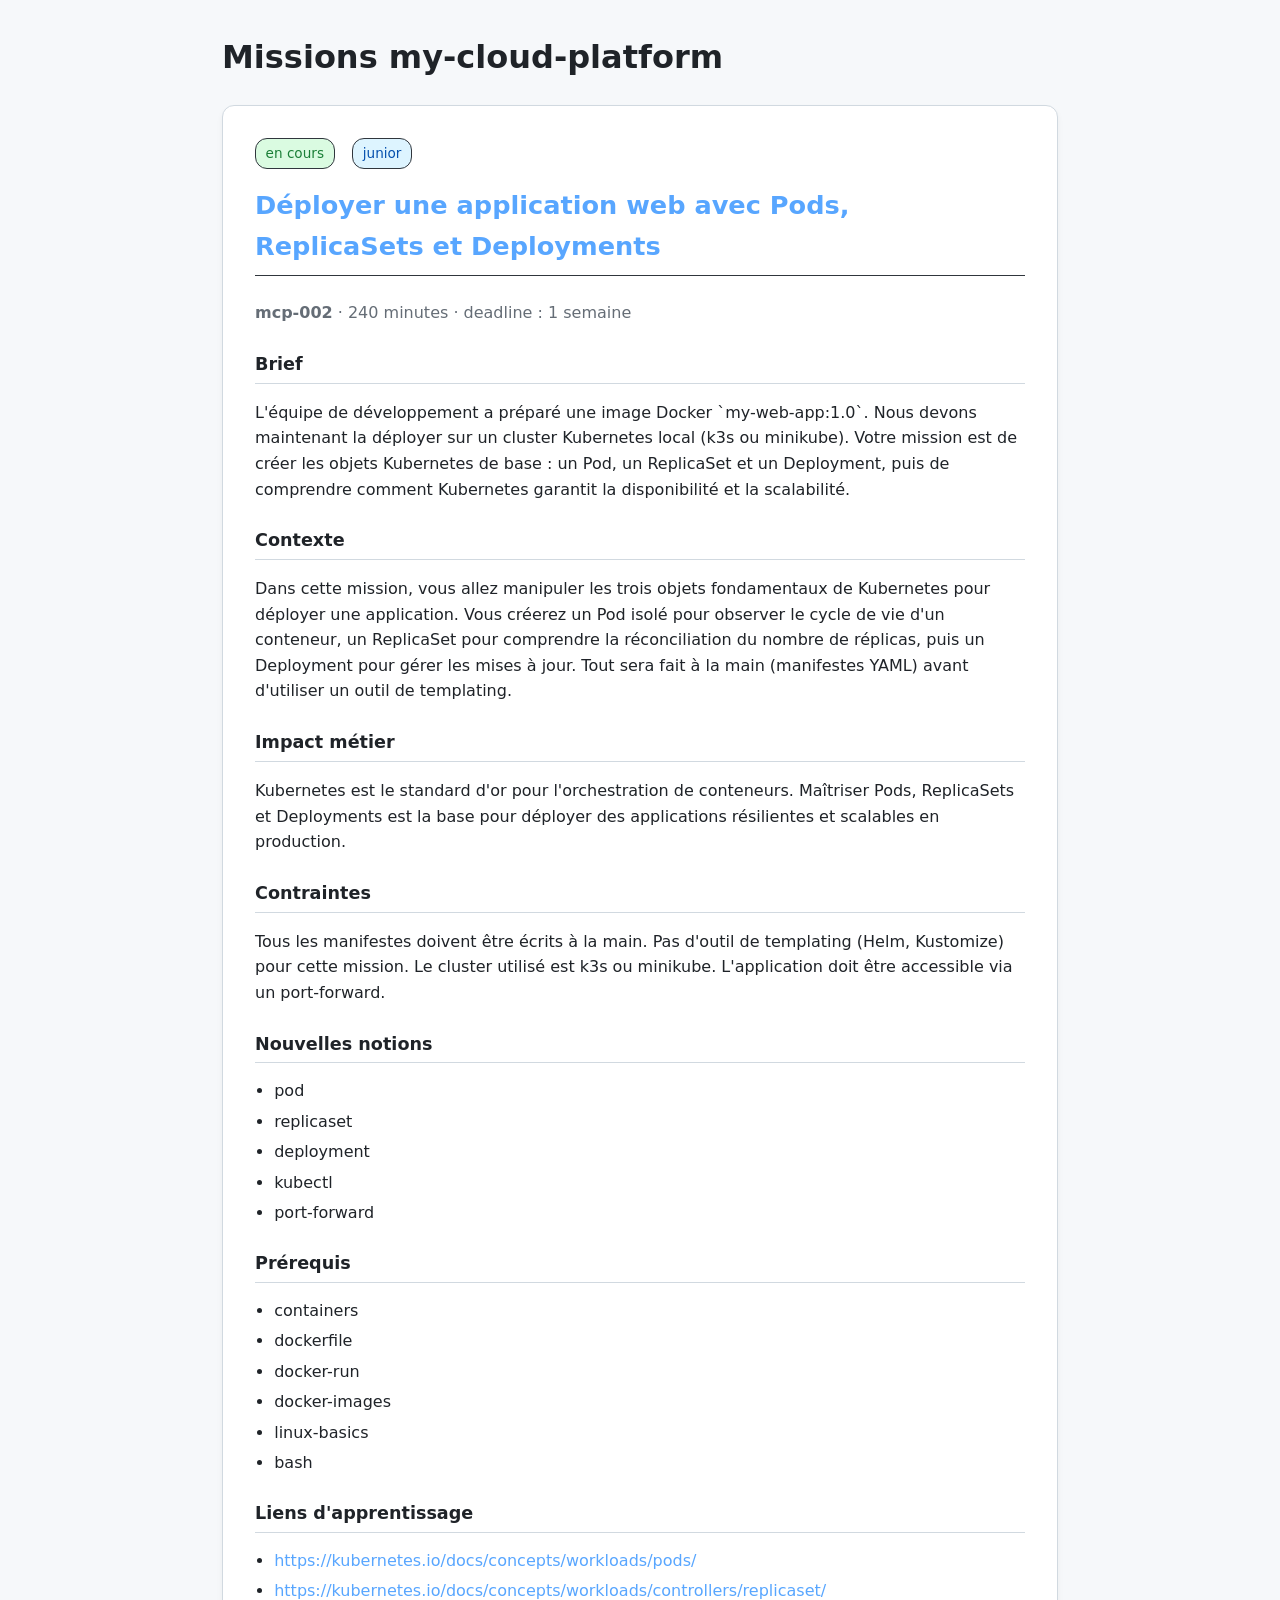
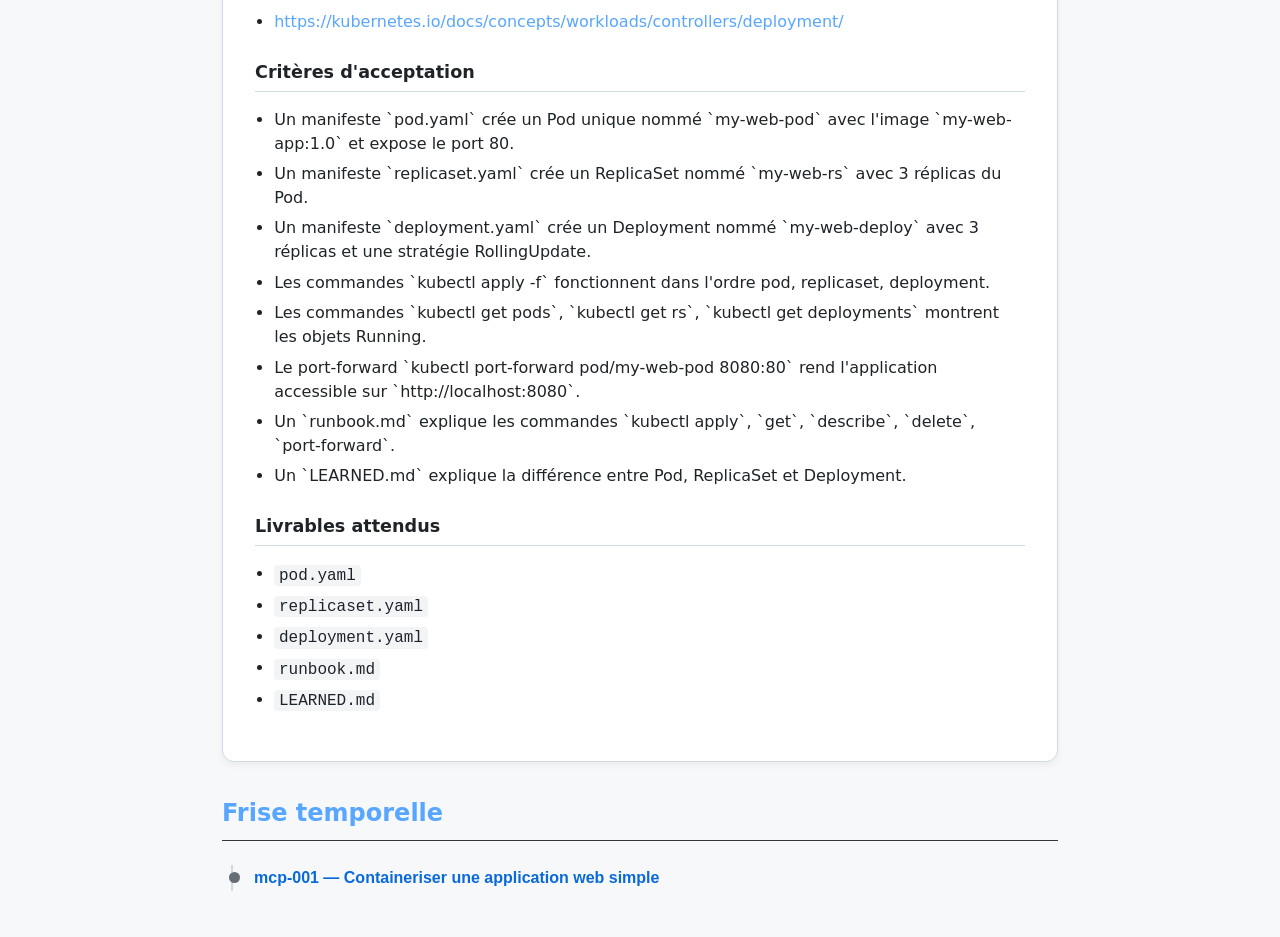
<file: web/missions/index.html>
<!DOCTYPE html>
<html lang="fr">
<head>
    <meta charset="UTF-8">
    <meta name="viewport" content="width=device-width, initial-scale=1.0">
    <title>Missions — My Cloud Platform</title>
    <link rel="stylesheet" href="../style.css">
    <style>
        body {
            margin: 0;
            font-family: system-ui, -apple-system, BlinkMacSystemFont, "Segoe UI", Roboto, sans-serif;
            background: #f6f8fa;
            color: #1f2328;
        }
        .container {
            max-width: 900px;
            margin: 0 auto;
            padding: 2rem;
        }
        h1 {
            margin-top: 0;
        }
        .current-card {
            background: #fff;
            border: 1px solid #d1d9e0;
            border-radius: 12px;
            padding: 2rem;
            margin-bottom: 2rem;
            box-shadow: 0 4px 6px rgba(31, 35, 40, 0.05);
        }
        .current-card h2 {
            margin-top: 0;
            font-size: 1.6rem;
        }
        .badges {
            margin-bottom: 1rem;
        }
        .badge {
            display: inline-block;
            padding: .25rem .6rem;
            border-radius: 12px;
            background: #ddf4ff;
            color: #0550ae;
            font-size: .85rem;
            margin-right: .5rem;
        }
        .badge.current {
            background: #dafbe1;
            color: #1a7f37;
        }
        .meta {
            color: #656d76;
            margin-bottom: 1.5rem;
        }
        .section {
            margin-top: 1.5rem;
        }
        .section h3 {
            font-size: 1.1rem;
            border-bottom: 1px solid #d1d9e0;
            padding-bottom: .3rem;
            margin-bottom: .6rem;
        }
        .section p {
            line-height: 1.6;
        }
        .section ul {
            padding-left: 1.2rem;
        }
        .section li {
            margin-bottom: .4rem;
            line-height: 1.5;
        }
        code {
            background: #f3f4f6;
            padding: .1rem .3rem;
            border-radius: 4px;
            font-family: ui-monospace, SFMono-Regular, "SF Mono", Consolas, monospace;
        }
        .timeline {
            position: relative;
            padding-left: 2rem;
        }
        .timeline::before {
            content: "";
            position: absolute;
            left: .55rem;
            top: 0;
            bottom: 0;
            width: 2px;
            background: #d1d9e0;
        }
        .mission-item {
            position: relative;
            margin-bottom: 1.2rem;
        }
        .mission-item::before {
            content: "";
            position: absolute;
            left: -1.55rem;
            top: .4rem;
            width: .7rem;
            height: .7rem;
            border-radius: 50%;
            background: #656d76;
        }
        .mission-item.current::before {
            background: #0550ae;
            box-shadow: 0 0 0 4px #ddf4ff;
        }
        .mission-title {
            cursor: pointer;
            font-weight: 600;
            color: #0969da;
            background: none;
            border: none;
            padding: 0;
            font-size: 1rem;
            text-align: left;
        }
        .mission-title:hover {
            text-decoration: underline;
        }
        .mission-detail {
            display: none;
            margin-top: .6rem;
            padding: 1rem;
            background: #fff;
            border-radius: 8px;
            border: 1px solid #d1d9e0;
        }
        .mission-detail.open {
            display: block;
        }
        .empty {
            color: #656d76;
            font-style: italic;
        }
    </style>
</head>
<body>
    <div class="container">
        <h1>Missions my-cloud-platform</h1>
        <div id="current-mission"></div>

        <h2>Frise temporelle</h2>
        <div id="timeline" class="timeline"></div>
    </div>

    <script>
        async function loadMissions() {
            const res = await fetch('../missions.json');
            if (!res.ok) {
                document.getElementById('current-mission').innerHTML = '<p class="empty">Impossible de charger les missions.</p>';
                return;
            }
            const missions = await res.json();

            const currentIndex = missions.findIndex(m => m.current);
            const current = currentIndex !== -1 ? missions[currentIndex] : missions[missions.length - 1];
            const others = missions.filter(m => m.mission_id !== current.mission_id);

            const d = current.data;
            const currentEl = document.getElementById('current-mission');
            currentEl.innerHTML = `
                <div class="current-card">
                    <div class="badges">
                        <span class="badge current">en cours</span>
                        <span class="badge">${d.level}</span>
                    </div>
                    <h2>${d.title}</h2>
                    <div class="meta">
                        <strong>${d.mission_id}</strong> · ${d.estimated_time_minutes} minutes · deadline : ${d.deadline}
                    </div>

                    <div class="section">
                        <h3>Brief</h3>
                        <p>${d.client_brief}</p>
                    </div>

                    <div class="section">
                        <h3>Contexte</h3>
                        <p>${d.description}</p>
                    </div>

                    <div class="section">
                        <h3>Impact métier</h3>
                        <p>${d.business_impact}</p>
                    </div>

                    <div class="section">
                        <h3>Contraintes</h3>
                        <p>${d.constraints}</p>
                    </div>

                    <div class="section">
                        <h3>Nouvelles notions</h3>
                        <ul>${d.new_concepts.map(c => `<li>${c}</li>`).join('')}</ul>
                    </div>

                    <div class="section">
                        <h3>Prérequis</h3>
                        <ul>${d.prerequisites.map(p => `<li>${p}</li>`).join('')}</ul>
                    </div>

                    <div class="section">
                        <h3>Liens d'apprentissage</h3>
                        <ul>${d.learning_links.map(link => `<li><a href="${link}" target="_blank" rel="noopener">${link}</a></li>`).join('')}</ul>
                    </div>

                    <div class="section">
                        <h3>Critères d'acceptation</h3>
                        <ul>${d.acceptance_criteria.map(c => `<li>${c}</li>`).join('')}</ul>
                    </div>

                    <div class="section">
                        <h3>Livrables attendus</h3>
                        <ul>${d.deliverables.map(item => `<li><code>${item}</code></li>`).join('')}</ul>
                    </div>
                </div>
            `;

            const timelineEl = document.getElementById('timeline');
            if (others.length === 0) {
                timelineEl.innerHTML = '<p class="empty">Aucune autre mission pour l’instant.</p>';
            } else {
                timelineEl.innerHTML = others.map(m => `
                    <div class="mission-item ${m.current ? 'current' : ''}">
                        <button class="mission-title" onclick="toggleMission('${m.mission_id}')">
                            ${m.mission_id} — ${m.title}
                        </button>
                        <div id="detail-${m.mission_id}" class="mission-detail">
                            <p><strong>Niveau :</strong> ${m.data.level}</p>
                            <p><strong>Durée :</strong> ${m.data.estimated_time_minutes} minutes</p>
                            <p>${m.data.client_brief}</p>
                            <p><a href="https://github.com/M-Boiguille/my-cloud-platform/issues?q=${encodeURIComponent(m.mission_id)}" target="_blank" rel="noopener">Rechercher l'issue</a></p>
                        </div>
                    </div>
                `).join('');
            }
        }

        function toggleMission(id) {
            const el = document.getElementById(`detail-${id}`);
            if (el) {
                el.classList.toggle('open');
            }
        }

        loadMissions();
    </script>
</body>
</html>
</file>
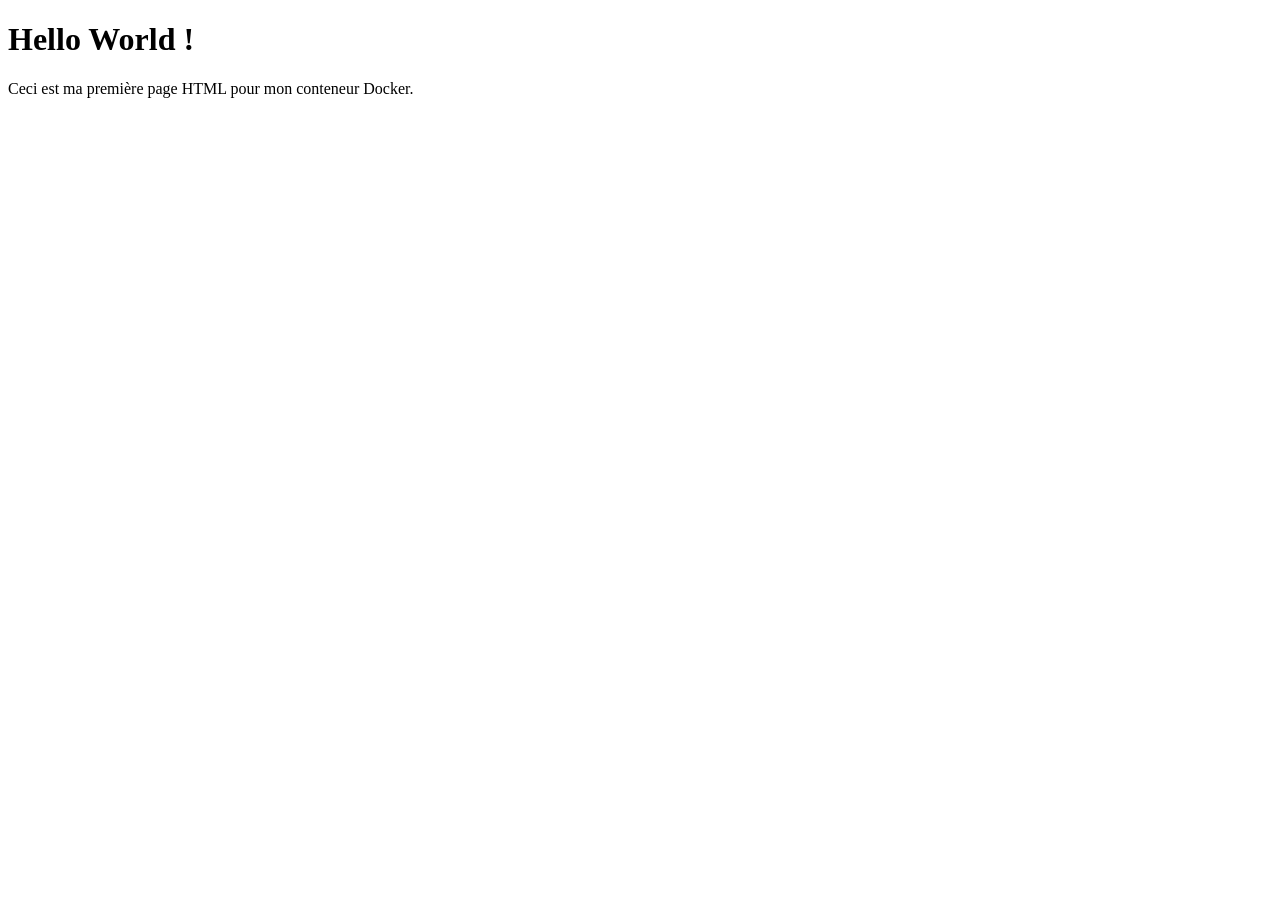
<file: docker/raw/mcp-001/index.html>
<!DOCTYPE html>
<html lang="fr">

<head>
  <meta charset="UTF-8">
  <meta name="viewport" content="width=device-width, initial-scale=1.0">
  <title>Hello World</title>
</head>

<body>
  <h1>Hello World !</h1>
  <p>Ceci est ma première page HTML pour mon conteneur Docker.</p>
</body>

</html>
</file>
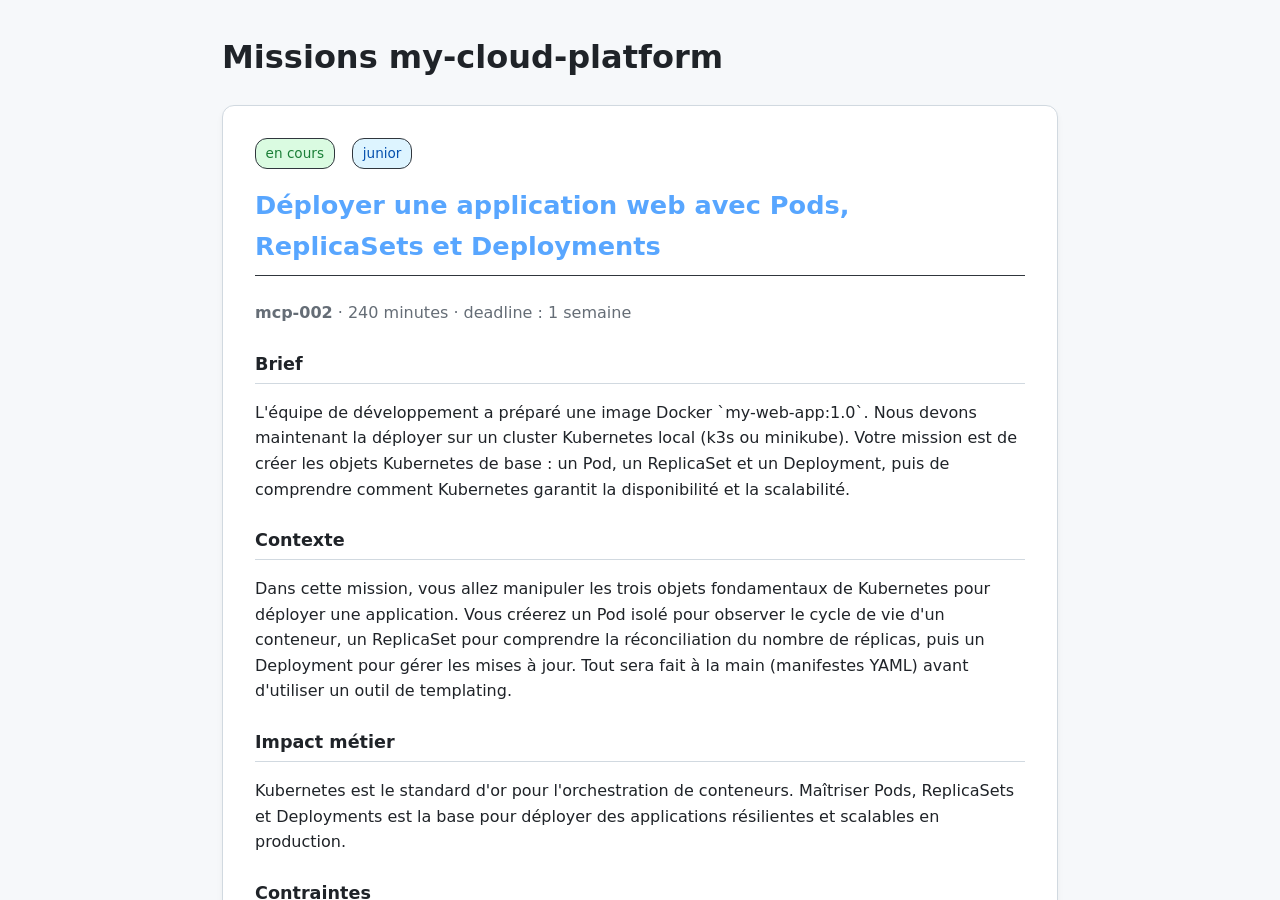
<file: web/missions.html>
<!DOCTYPE html>
<html lang="fr">
<head>
    <meta charset="UTF-8">
    <meta http-equiv="refresh" content="0; url=missions/">
    <title>Redirection — Missions</title>
</head>
<body>
    <p>Redirection vers la page des missions...</p>
    <p><a href="missions/">Cliquez ici si la redirection ne fonctionne pas.</a></p>
</body>
</html>
</file>
<file: web/style.css>
:root {
    --bg: #0d1117;
    --fg: #c9d1d9;
    --card: #161b22;
    --border: #30363d;
    --accent: #58a6ff;
    --accent-hover: #79c0ff;
    --success: #3fb950;
}

* {
    box-sizing: border-box;
}

body {
    font-family: -apple-system, BlinkMacSystemFont, "Segoe UI", Helvetica, Arial, sans-serif;
    background: var(--bg);
    color: var(--fg);
    margin: 0;
    padding: 0;
    line-height: 1.6;
}

.container {
    max-width: 960px;
    margin: 0 auto;
    padding: 0 1.5rem;
}

.hero {
    text-align: center;
    padding: 4rem 1rem;
    background: linear-gradient(135deg, #161b22 0%, #0d1117 100%);
    border-bottom: 1px solid var(--border);
}

.hero h1 {
    color: var(--accent);
    margin: 0 0 0.5rem;
    font-size: 3rem;
}

.tagline {
    font-size: 1.25rem;
    color: #8b949e;
    margin: 0 0 1.5rem;
}

.pitch {
    max-width: 700px;
    margin: 0 auto 2rem;
    font-size: 1.1rem;
}

.cta {
    display: flex;
    justify-content: center;
    gap: 1rem;
    flex-wrap: wrap;
}

.btn {
    display: inline-block;
    padding: 0.75rem 1.5rem;
    background: var(--accent);
    color: #0d1117;
    text-decoration: none;
    border-radius: 6px;
    font-weight: 600;
    transition: background 0.2s;
}

.btn:hover {
    background: var(--accent-hover);
}

.btn.secondary {
    background: transparent;
    color: var(--accent);
    border: 1px solid var(--accent);
}

.btn.secondary:hover {
    background: rgba(88, 166, 255, 0.1);
}

main {
    padding: 3rem 0;
}

section {
    margin-bottom: 3rem;
}

h2 {
    border-bottom: 1px solid var(--border);
    padding-bottom: 0.5rem;
    margin-bottom: 1.5rem;
    color: var(--accent);
}

.grid {
    display: grid;
    grid-template-columns: repeat(auto-fit, minmax(140px, 1fr));
    gap: 1rem;
}

.card {
    background: var(--card);
    border: 1px solid var(--border);
    border-radius: 8px;
    padding: 1.25rem;
    text-align: center;
}

.card h3 {
    margin: 0 0 0.5rem;
    color: var(--accent);
    font-size: 0.9rem;
    text-transform: uppercase;
    letter-spacing: 0.05em;
}

.card p {
    font-size: 1.8rem;
    margin: 0;
    color: #ffffff;
    font-weight: 600;
}

.split {
    display: grid;
    grid-template-columns: 1fr 1fr;
    gap: 2rem;
    align-items: start;
}

.radar-box {
    background: var(--card);
    border: 1px solid var(--border);
    border-radius: 8px;
    padding: 1.5rem;
}

.radar-box h2 {
    border: none;
    margin-bottom: 1rem;
    text-align: center;
}

.about ul {
    padding-left: 1.2rem;
    margin-bottom: 1.5rem;
}

.about li {
    margin-bottom: 0.75rem;
}

.current-mission {
    background: rgba(88, 166, 255, 0.1);
    border-left: 3px solid var(--accent);
    padding: 1rem;
    border-radius: 0 6px 6px 0;
}

.badges {
    display: flex;
    flex-wrap: wrap;
    gap: 0.6rem;
}

.badge {
    background: var(--card);
    border: 1px solid var(--border);
    border-radius: 999px;
    padding: 0.4rem 0.9rem;
    font-size: 0.9rem;
    color: #c9d1d9;
}

.contact {
    background: var(--card);
    border: 1px solid var(--border);
    border-radius: 8px;
    padding: 2rem;
    text-align: center;
}

footer {
    text-align: center;
    padding: 2rem 1rem;
    border-top: 1px solid var(--border);
    color: #8b949e;
    font-size: 0.9rem;
}

a {
    color: var(--accent);
    text-decoration: none;
}

a:hover {
    text-decoration: underline;
}

@media (max-width: 700px) {
    .split {
        grid-template-columns: 1fr;
    }
    .hero h1 {
        font-size: 2rem;
    }
}
</file>
